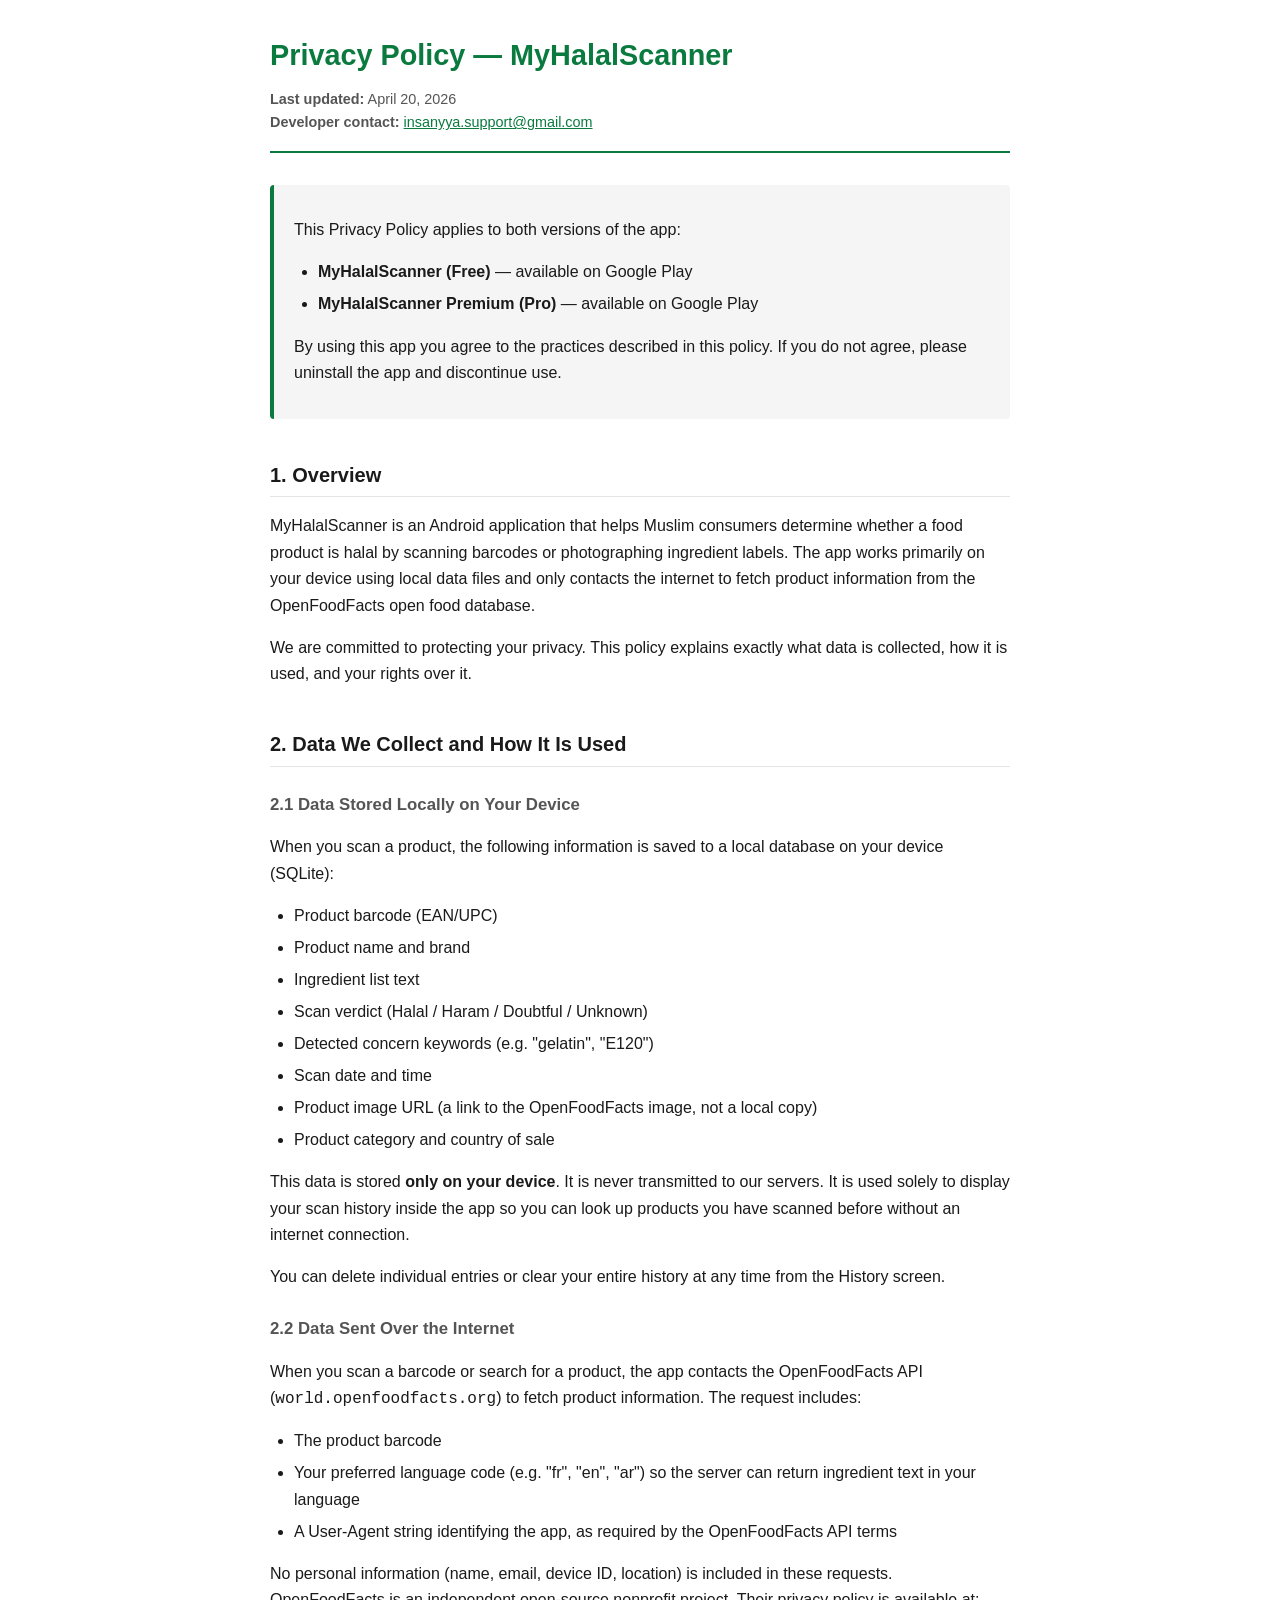
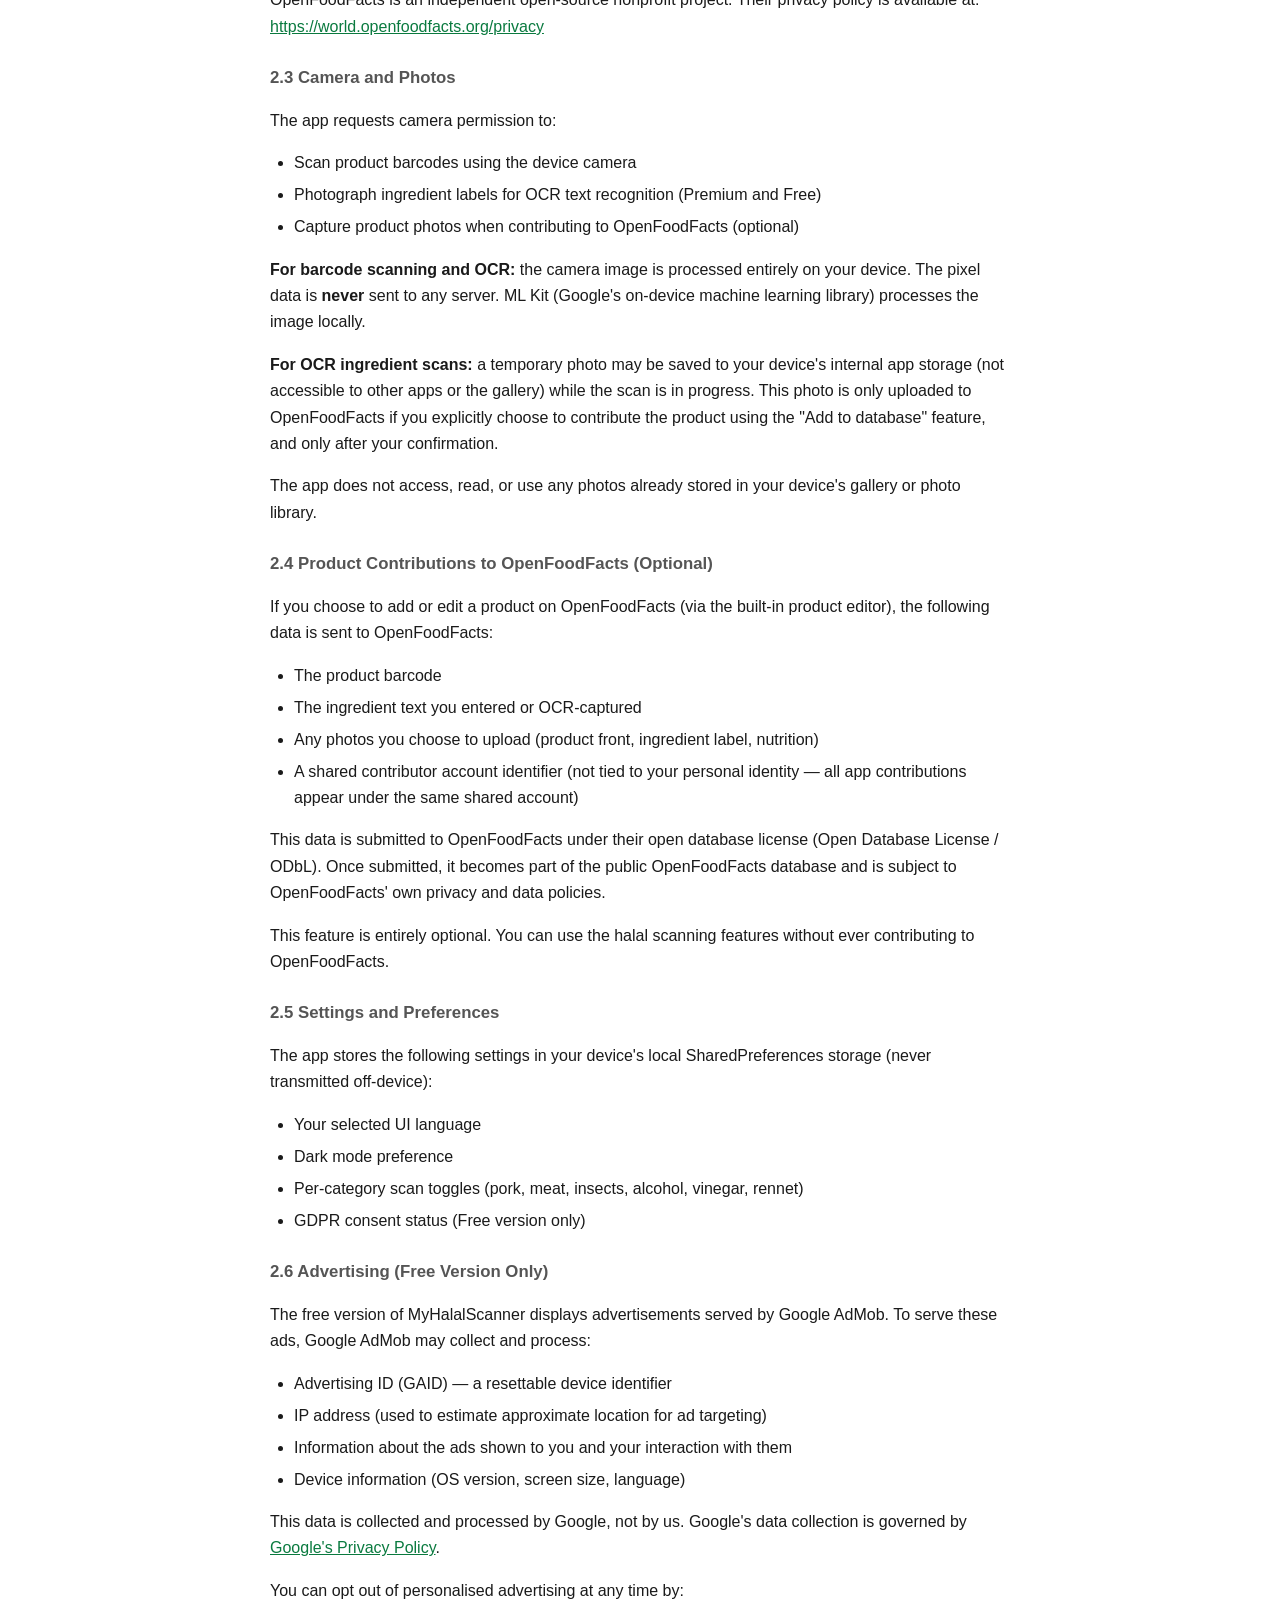
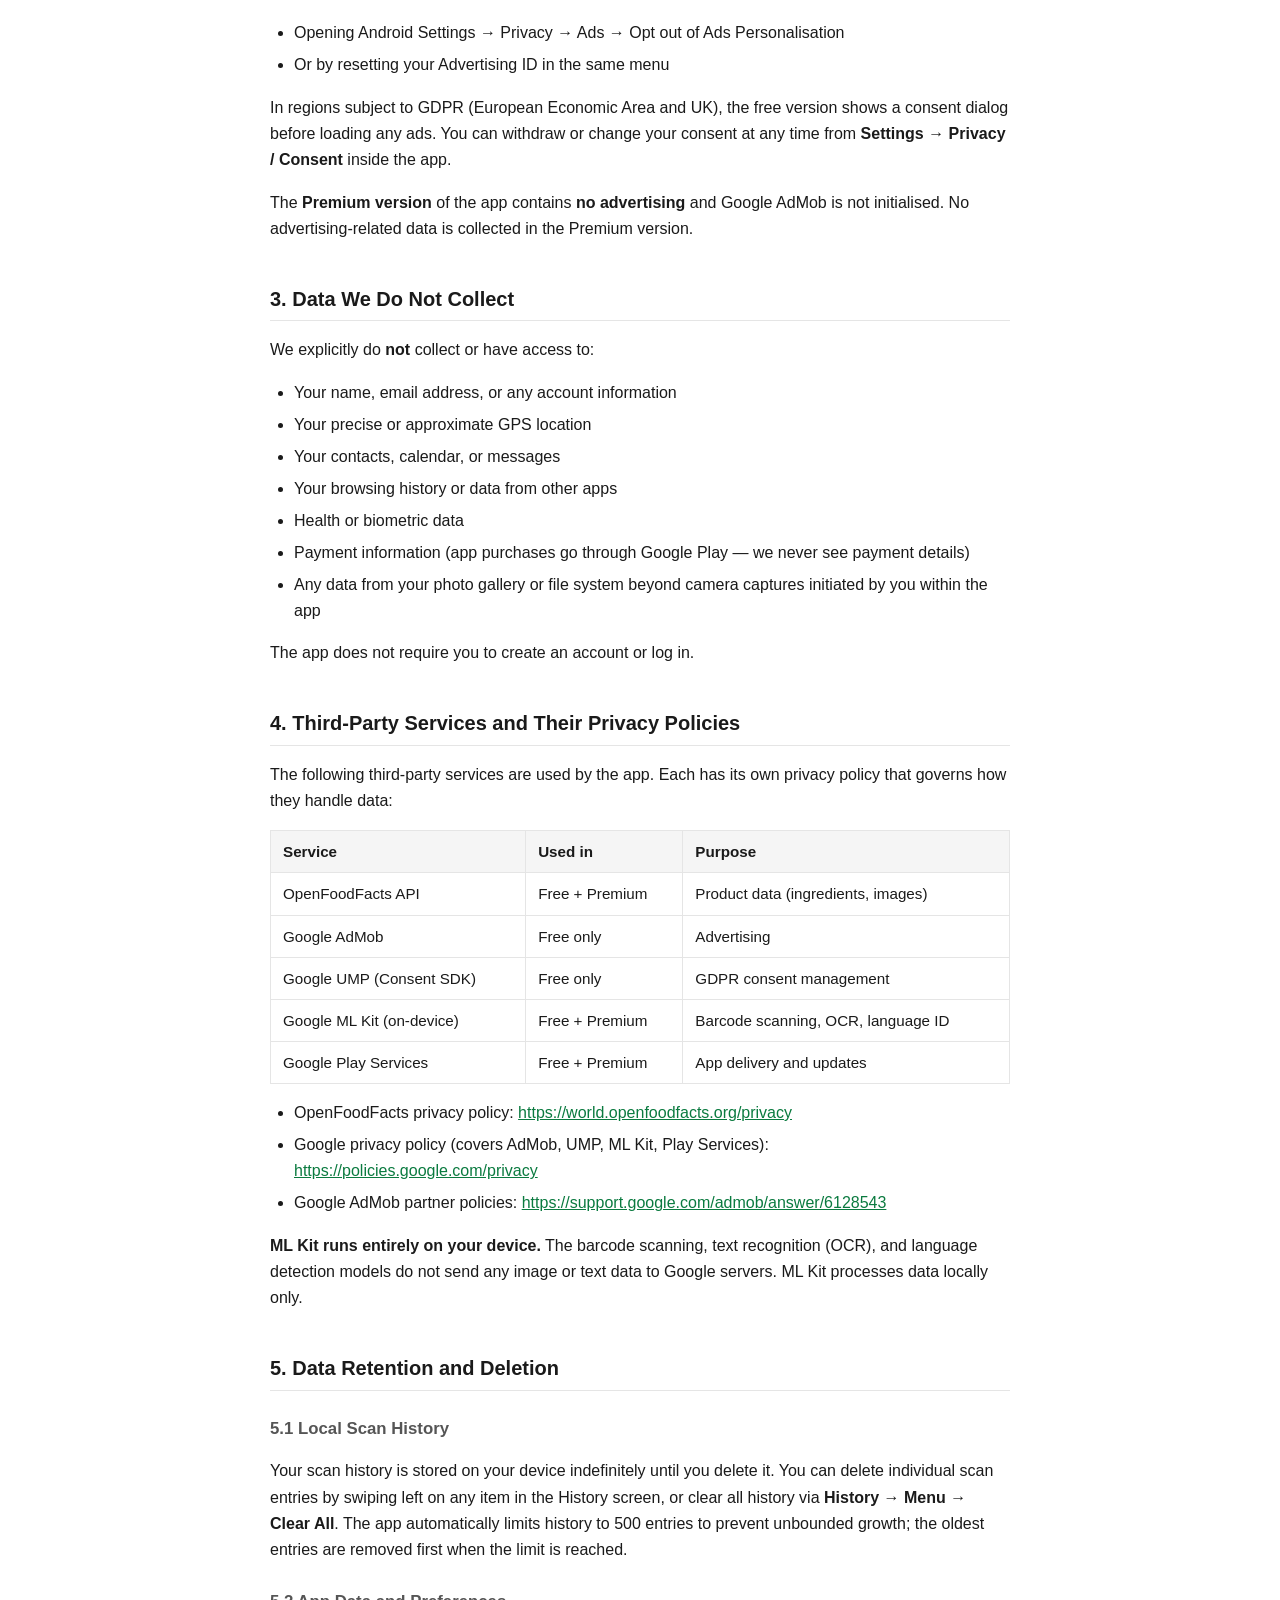
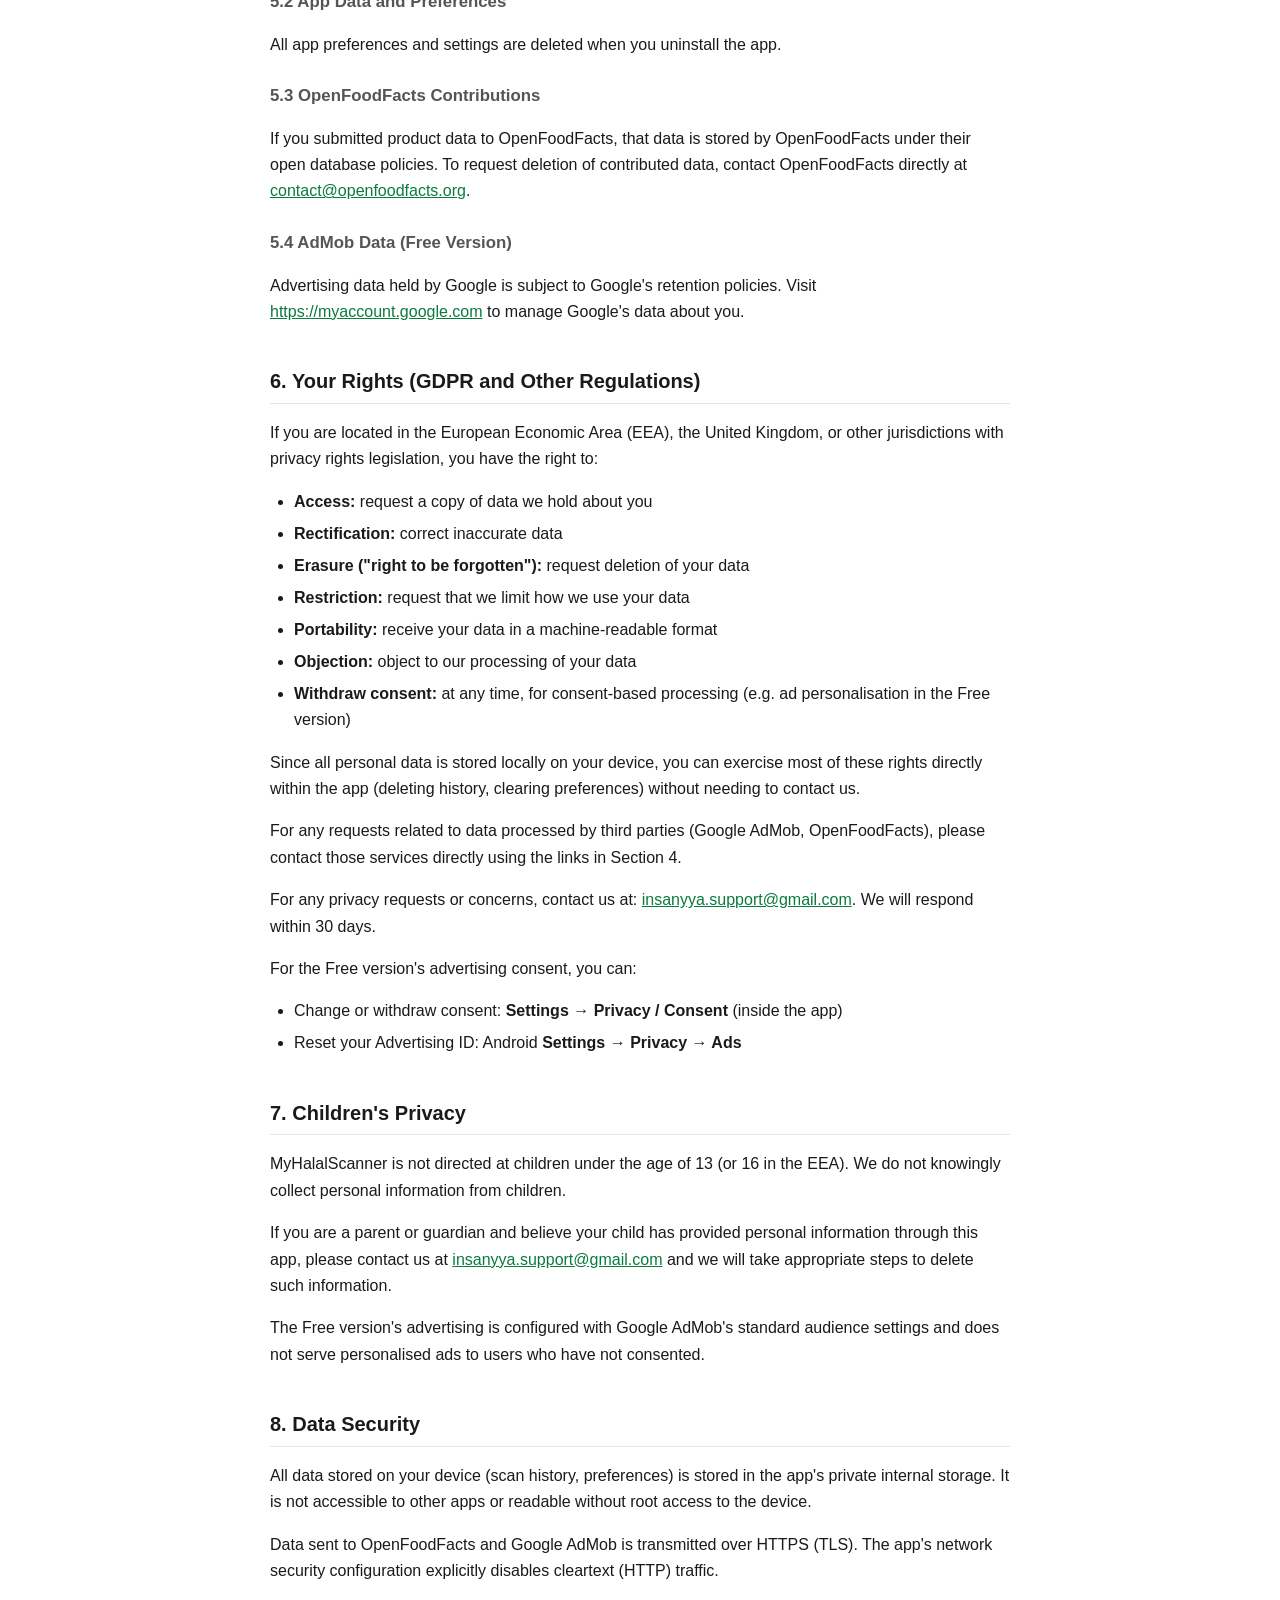
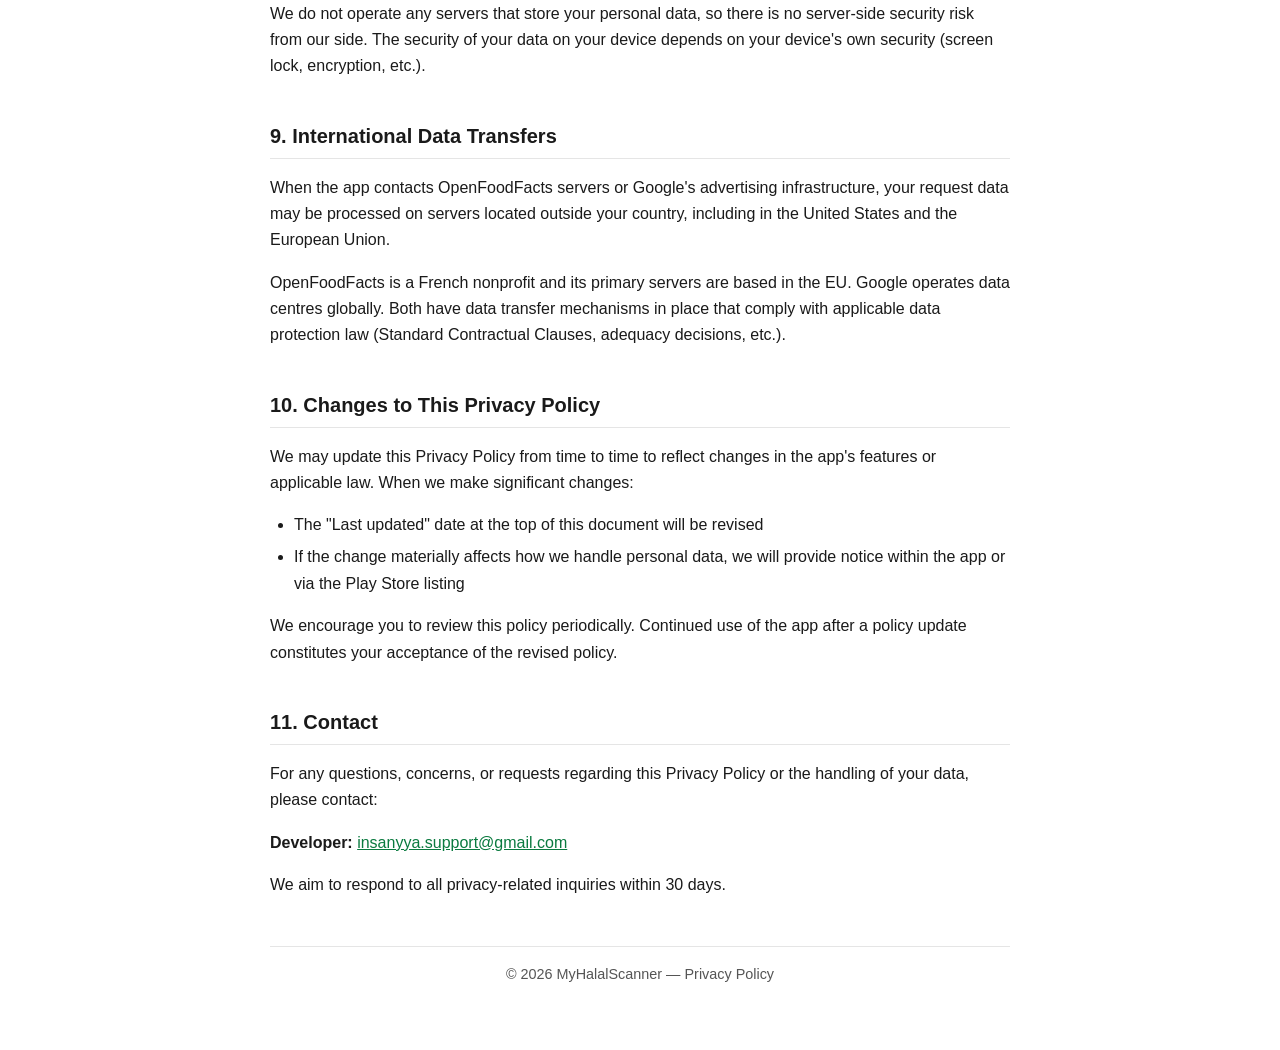
<file: MyhalalScanner/index.html>
<!DOCTYPE html>
<html lang="en">
<head>
<meta charset="UTF-8">
<meta name="viewport" content="width=device-width, initial-scale=1.0">
<meta name="robots" content="index, follow">
<title>Privacy Policy — MyHalalScanner</title>
<style>
  :root {
    --bg: #ffffff;
    --text: #1a1a1a;
    --muted: #555;
    --accent: #0a7a3f;
    --border: #e5e5e5;
    --code-bg: #f5f5f5;
  }
  @media (prefers-color-scheme: dark) {
    :root {
      --bg: #121212;
      --text: #e8e8e8;
      --muted: #aaa;
      --accent: #4caf7d;
      --border: #2a2a2a;
      --code-bg: #1e1e1e;
    }
  }
  * { box-sizing: border-box; }
  body {
    font-family: -apple-system, BlinkMacSystemFont, "Segoe UI", Roboto, Oxygen, Ubuntu, sans-serif;
    line-height: 1.65;
    color: var(--text);
    background: var(--bg);
    max-width: 780px;
    margin: 0 auto;
    padding: 2rem 1.25rem 4rem;
    font-size: 16px;
  }
  header {
    border-bottom: 2px solid var(--accent);
    padding-bottom: 1rem;
    margin-bottom: 2rem;
  }
  h1 {
    font-size: 1.8rem;
    margin: 0 0 0.5rem;
    color: var(--accent);
  }
  h2 {
    font-size: 1.25rem;
    margin-top: 2.5rem;
    margin-bottom: 0.75rem;
    padding-bottom: 0.3rem;
    border-bottom: 1px solid var(--border);
  }
  h3 {
    font-size: 1.05rem;
    margin-top: 1.5rem;
    margin-bottom: 0.5rem;
    color: var(--muted);
  }
  .meta {
    color: var(--muted);
    font-size: 0.9rem;
    margin: 0;
  }
  .meta a { color: var(--accent); }
  ul { padding-left: 1.5rem; }
  li { margin-bottom: 0.35rem; }
  a { color: var(--accent); word-break: break-word; }
  table {
    width: 100%;
    border-collapse: collapse;
    margin: 1rem 0;
    font-size: 0.95rem;
  }
  th, td {
    border: 1px solid var(--border);
    padding: 0.5rem 0.75rem;
    text-align: left;
  }
  th {
    background: var(--code-bg);
    font-weight: 600;
  }
  .intro {
    background: var(--code-bg);
    padding: 1rem 1.25rem;
    border-left: 4px solid var(--accent);
    border-radius: 4px;
    margin-bottom: 2rem;
  }
  footer {
    margin-top: 3rem;
    padding-top: 1rem;
    border-top: 1px solid var(--border);
    color: var(--muted);
    font-size: 0.9rem;
    text-align: center;
  }
</style>
</head>
<body>

<header>
  <h1>Privacy Policy — MyHalalScanner</h1>
  <p class="meta"><strong>Last updated:</strong> April 20, 2026</p>
  <p class="meta"><strong>Developer contact:</strong> <a href="mailto:insanyya.support@gmail.com">insanyya.support@gmail.com</a></p>
</header>

<div class="intro">
  <p>This Privacy Policy applies to both versions of the app:</p>
  <ul>
    <li><strong>MyHalalScanner (Free)</strong> — available on Google Play</li>
    <li><strong>MyHalalScanner Premium (Pro)</strong> — available on Google Play</li>
  </ul>
  <p>By using this app you agree to the practices described in this policy. If you do not agree, please uninstall the app and discontinue use.</p>
</div>

<h2>1. Overview</h2>
<p>MyHalalScanner is an Android application that helps Muslim consumers determine whether a food product is halal by scanning barcodes or photographing ingredient labels. The app works primarily on your device using local data files and only contacts the internet to fetch product information from the OpenFoodFacts open food database.</p>
<p>We are committed to protecting your privacy. This policy explains exactly what data is collected, how it is used, and your rights over it.</p>

<h2>2. Data We Collect and How It Is Used</h2>

<h3>2.1 Data Stored Locally on Your Device</h3>
<p>When you scan a product, the following information is saved to a local database on your device (SQLite):</p>
<ul>
  <li>Product barcode (EAN/UPC)</li>
  <li>Product name and brand</li>
  <li>Ingredient list text</li>
  <li>Scan verdict (Halal / Haram / Doubtful / Unknown)</li>
  <li>Detected concern keywords (e.g. "gelatin", "E120")</li>
  <li>Scan date and time</li>
  <li>Product image URL (a link to the OpenFoodFacts image, not a local copy)</li>
  <li>Product category and country of sale</li>
</ul>
<p>This data is stored <strong>only on your device</strong>. It is never transmitted to our servers. It is used solely to display your scan history inside the app so you can look up products you have scanned before without an internet connection.</p>
<p>You can delete individual entries or clear your entire history at any time from the History screen.</p>

<h3>2.2 Data Sent Over the Internet</h3>
<p>When you scan a barcode or search for a product, the app contacts the OpenFoodFacts API (<code>world.openfoodfacts.org</code>) to fetch product information. The request includes:</p>
<ul>
  <li>The product barcode</li>
  <li>Your preferred language code (e.g. "fr", "en", "ar") so the server can return ingredient text in your language</li>
  <li>A User-Agent string identifying the app, as required by the OpenFoodFacts API terms</li>
</ul>
<p>No personal information (name, email, device ID, location) is included in these requests. OpenFoodFacts is an independent open-source nonprofit project. Their privacy policy is available at: <a href="https://world.openfoodfacts.org/privacy">https://world.openfoodfacts.org/privacy</a></p>

<h3>2.3 Camera and Photos</h3>
<p>The app requests camera permission to:</p>
<ul>
  <li>Scan product barcodes using the device camera</li>
  <li>Photograph ingredient labels for OCR text recognition (Premium and Free)</li>
  <li>Capture product photos when contributing to OpenFoodFacts (optional)</li>
</ul>
<p><strong>For barcode scanning and OCR:</strong> the camera image is processed entirely on your device. The pixel data is <strong>never</strong> sent to any server. ML Kit (Google's on-device machine learning library) processes the image locally.</p>
<p><strong>For OCR ingredient scans:</strong> a temporary photo may be saved to your device's internal app storage (not accessible to other apps or the gallery) while the scan is in progress. This photo is only uploaded to OpenFoodFacts if you explicitly choose to contribute the product using the "Add to database" feature, and only after your confirmation.</p>
<p>The app does not access, read, or use any photos already stored in your device's gallery or photo library.</p>

<h3>2.4 Product Contributions to OpenFoodFacts (Optional)</h3>
<p>If you choose to add or edit a product on OpenFoodFacts (via the built-in product editor), the following data is sent to OpenFoodFacts:</p>
<ul>
  <li>The product barcode</li>
  <li>The ingredient text you entered or OCR-captured</li>
  <li>Any photos you choose to upload (product front, ingredient label, nutrition)</li>
  <li>A shared contributor account identifier (not tied to your personal identity — all app contributions appear under the same shared account)</li>
</ul>
<p>This data is submitted to OpenFoodFacts under their open database license (Open Database License / ODbL). Once submitted, it becomes part of the public OpenFoodFacts database and is subject to OpenFoodFacts' own privacy and data policies.</p>
<p>This feature is entirely optional. You can use the halal scanning features without ever contributing to OpenFoodFacts.</p>

<h3>2.5 Settings and Preferences</h3>
<p>The app stores the following settings in your device's local SharedPreferences storage (never transmitted off-device):</p>
<ul>
  <li>Your selected UI language</li>
  <li>Dark mode preference</li>
  <li>Per-category scan toggles (pork, meat, insects, alcohol, vinegar, rennet)</li>
  <li>GDPR consent status (Free version only)</li>
</ul>

<h3>2.6 Advertising (Free Version Only)</h3>
<p>The free version of MyHalalScanner displays advertisements served by Google AdMob. To serve these ads, Google AdMob may collect and process:</p>
<ul>
  <li>Advertising ID (GAID) — a resettable device identifier</li>
  <li>IP address (used to estimate approximate location for ad targeting)</li>
  <li>Information about the ads shown to you and your interaction with them</li>
  <li>Device information (OS version, screen size, language)</li>
</ul>
<p>This data is collected and processed by Google, not by us. Google's data collection is governed by <a href="https://policies.google.com/privacy">Google's Privacy Policy</a>.</p>
<p>You can opt out of personalised advertising at any time by:</p>
<ul>
  <li>Opening Android Settings → Privacy → Ads → Opt out of Ads Personalisation</li>
  <li>Or by resetting your Advertising ID in the same menu</li>
</ul>
<p>In regions subject to GDPR (European Economic Area and UK), the free version shows a consent dialog before loading any ads. You can withdraw or change your consent at any time from <strong>Settings → Privacy / Consent</strong> inside the app.</p>
<p>The <strong>Premium version</strong> of the app contains <strong>no advertising</strong> and Google AdMob is not initialised. No advertising-related data is collected in the Premium version.</p>

<h2>3. Data We Do Not Collect</h2>
<p>We explicitly do <strong>not</strong> collect or have access to:</p>
<ul>
  <li>Your name, email address, or any account information</li>
  <li>Your precise or approximate GPS location</li>
  <li>Your contacts, calendar, or messages</li>
  <li>Your browsing history or data from other apps</li>
  <li>Health or biometric data</li>
  <li>Payment information (app purchases go through Google Play — we never see payment details)</li>
  <li>Any data from your photo gallery or file system beyond camera captures initiated by you within the app</li>
</ul>
<p>The app does not require you to create an account or log in.</p>

<h2>4. Third-Party Services and Their Privacy Policies</h2>
<p>The following third-party services are used by the app. Each has its own privacy policy that governs how they handle data:</p>

<table>
  <thead>
    <tr><th>Service</th><th>Used in</th><th>Purpose</th></tr>
  </thead>
  <tbody>
    <tr><td>OpenFoodFacts API</td><td>Free + Premium</td><td>Product data (ingredients, images)</td></tr>
    <tr><td>Google AdMob</td><td>Free only</td><td>Advertising</td></tr>
    <tr><td>Google UMP (Consent SDK)</td><td>Free only</td><td>GDPR consent management</td></tr>
    <tr><td>Google ML Kit (on-device)</td><td>Free + Premium</td><td>Barcode scanning, OCR, language ID</td></tr>
    <tr><td>Google Play Services</td><td>Free + Premium</td><td>App delivery and updates</td></tr>
  </tbody>
</table>

<ul>
  <li>OpenFoodFacts privacy policy: <a href="https://world.openfoodfacts.org/privacy">https://world.openfoodfacts.org/privacy</a></li>
  <li>Google privacy policy (covers AdMob, UMP, ML Kit, Play Services): <a href="https://policies.google.com/privacy">https://policies.google.com/privacy</a></li>
  <li>Google AdMob partner policies: <a href="https://support.google.com/admob/answer/6128543">https://support.google.com/admob/answer/6128543</a></li>
</ul>
<p><strong>ML Kit runs entirely on your device.</strong> The barcode scanning, text recognition (OCR), and language detection models do not send any image or text data to Google servers. ML Kit processes data locally only.</p>

<h2>5. Data Retention and Deletion</h2>

<h3>5.1 Local Scan History</h3>
<p>Your scan history is stored on your device indefinitely until you delete it. You can delete individual scan entries by swiping left on any item in the History screen, or clear all history via <strong>History → Menu → Clear All</strong>. The app automatically limits history to 500 entries to prevent unbounded growth; the oldest entries are removed first when the limit is reached.</p>

<h3>5.2 App Data and Preferences</h3>
<p>All app preferences and settings are deleted when you uninstall the app.</p>

<h3>5.3 OpenFoodFacts Contributions</h3>
<p>If you submitted product data to OpenFoodFacts, that data is stored by OpenFoodFacts under their open database policies. To request deletion of contributed data, contact OpenFoodFacts directly at <a href="mailto:contact@openfoodfacts.org">contact@openfoodfacts.org</a>.</p>

<h3>5.4 AdMob Data (Free Version)</h3>
<p>Advertising data held by Google is subject to Google's retention policies. Visit <a href="https://myaccount.google.com">https://myaccount.google.com</a> to manage Google's data about you.</p>

<h2>6. Your Rights (GDPR and Other Regulations)</h2>
<p>If you are located in the European Economic Area (EEA), the United Kingdom, or other jurisdictions with privacy rights legislation, you have the right to:</p>
<ul>
  <li><strong>Access:</strong> request a copy of data we hold about you</li>
  <li><strong>Rectification:</strong> correct inaccurate data</li>
  <li><strong>Erasure ("right to be forgotten"):</strong> request deletion of your data</li>
  <li><strong>Restriction:</strong> request that we limit how we use your data</li>
  <li><strong>Portability:</strong> receive your data in a machine-readable format</li>
  <li><strong>Objection:</strong> object to our processing of your data</li>
  <li><strong>Withdraw consent:</strong> at any time, for consent-based processing (e.g. ad personalisation in the Free version)</li>
</ul>
<p>Since all personal data is stored locally on your device, you can exercise most of these rights directly within the app (deleting history, clearing preferences) without needing to contact us.</p>
<p>For any requests related to data processed by third parties (Google AdMob, OpenFoodFacts), please contact those services directly using the links in Section 4.</p>
<p>For any privacy requests or concerns, contact us at: <a href="mailto:insanyya.support@gmail.com">insanyya.support@gmail.com</a>. We will respond within 30 days.</p>
<p>For the Free version's advertising consent, you can:</p>
<ul>
  <li>Change or withdraw consent: <strong>Settings → Privacy / Consent</strong> (inside the app)</li>
  <li>Reset your Advertising ID: Android <strong>Settings → Privacy → Ads</strong></li>
</ul>

<h2>7. Children's Privacy</h2>
<p>MyHalalScanner is not directed at children under the age of 13 (or 16 in the EEA). We do not knowingly collect personal information from children.</p>
<p>If you are a parent or guardian and believe your child has provided personal information through this app, please contact us at <a href="mailto:insanyya.support@gmail.com">insanyya.support@gmail.com</a> and we will take appropriate steps to delete such information.</p>
<p>The Free version's advertising is configured with Google AdMob's standard audience settings and does not serve personalised ads to users who have not consented.</p>

<h2>8. Data Security</h2>
<p>All data stored on your device (scan history, preferences) is stored in the app's private internal storage. It is not accessible to other apps or readable without root access to the device.</p>
<p>Data sent to OpenFoodFacts and Google AdMob is transmitted over HTTPS (TLS). The app's network security configuration explicitly disables cleartext (HTTP) traffic.</p>
<p>We do not operate any servers that store your personal data, so there is no server-side security risk from our side. The security of your data on your device depends on your device's own security (screen lock, encryption, etc.).</p>

<h2>9. International Data Transfers</h2>
<p>When the app contacts OpenFoodFacts servers or Google's advertising infrastructure, your request data may be processed on servers located outside your country, including in the United States and the European Union.</p>
<p>OpenFoodFacts is a French nonprofit and its primary servers are based in the EU. Google operates data centres globally. Both have data transfer mechanisms in place that comply with applicable data protection law (Standard Contractual Clauses, adequacy decisions, etc.).</p>

<h2>10. Changes to This Privacy Policy</h2>
<p>We may update this Privacy Policy from time to time to reflect changes in the app's features or applicable law. When we make significant changes:</p>
<ul>
  <li>The "Last updated" date at the top of this document will be revised</li>
  <li>If the change materially affects how we handle personal data, we will provide notice within the app or via the Play Store listing</li>
</ul>
<p>We encourage you to review this policy periodically. Continued use of the app after a policy update constitutes your acceptance of the revised policy.</p>

<h2>11. Contact</h2>
<p>For any questions, concerns, or requests regarding this Privacy Policy or the handling of your data, please contact:</p>
<p><strong>Developer:</strong> <a href="mailto:insanyya.support@gmail.com">insanyya.support@gmail.com</a></p>
<p>We aim to respond to all privacy-related inquiries within 30 days.</p>

<footer>
  © 2026 MyHalalScanner — Privacy Policy
</footer>

</body>
</html>
</file>
